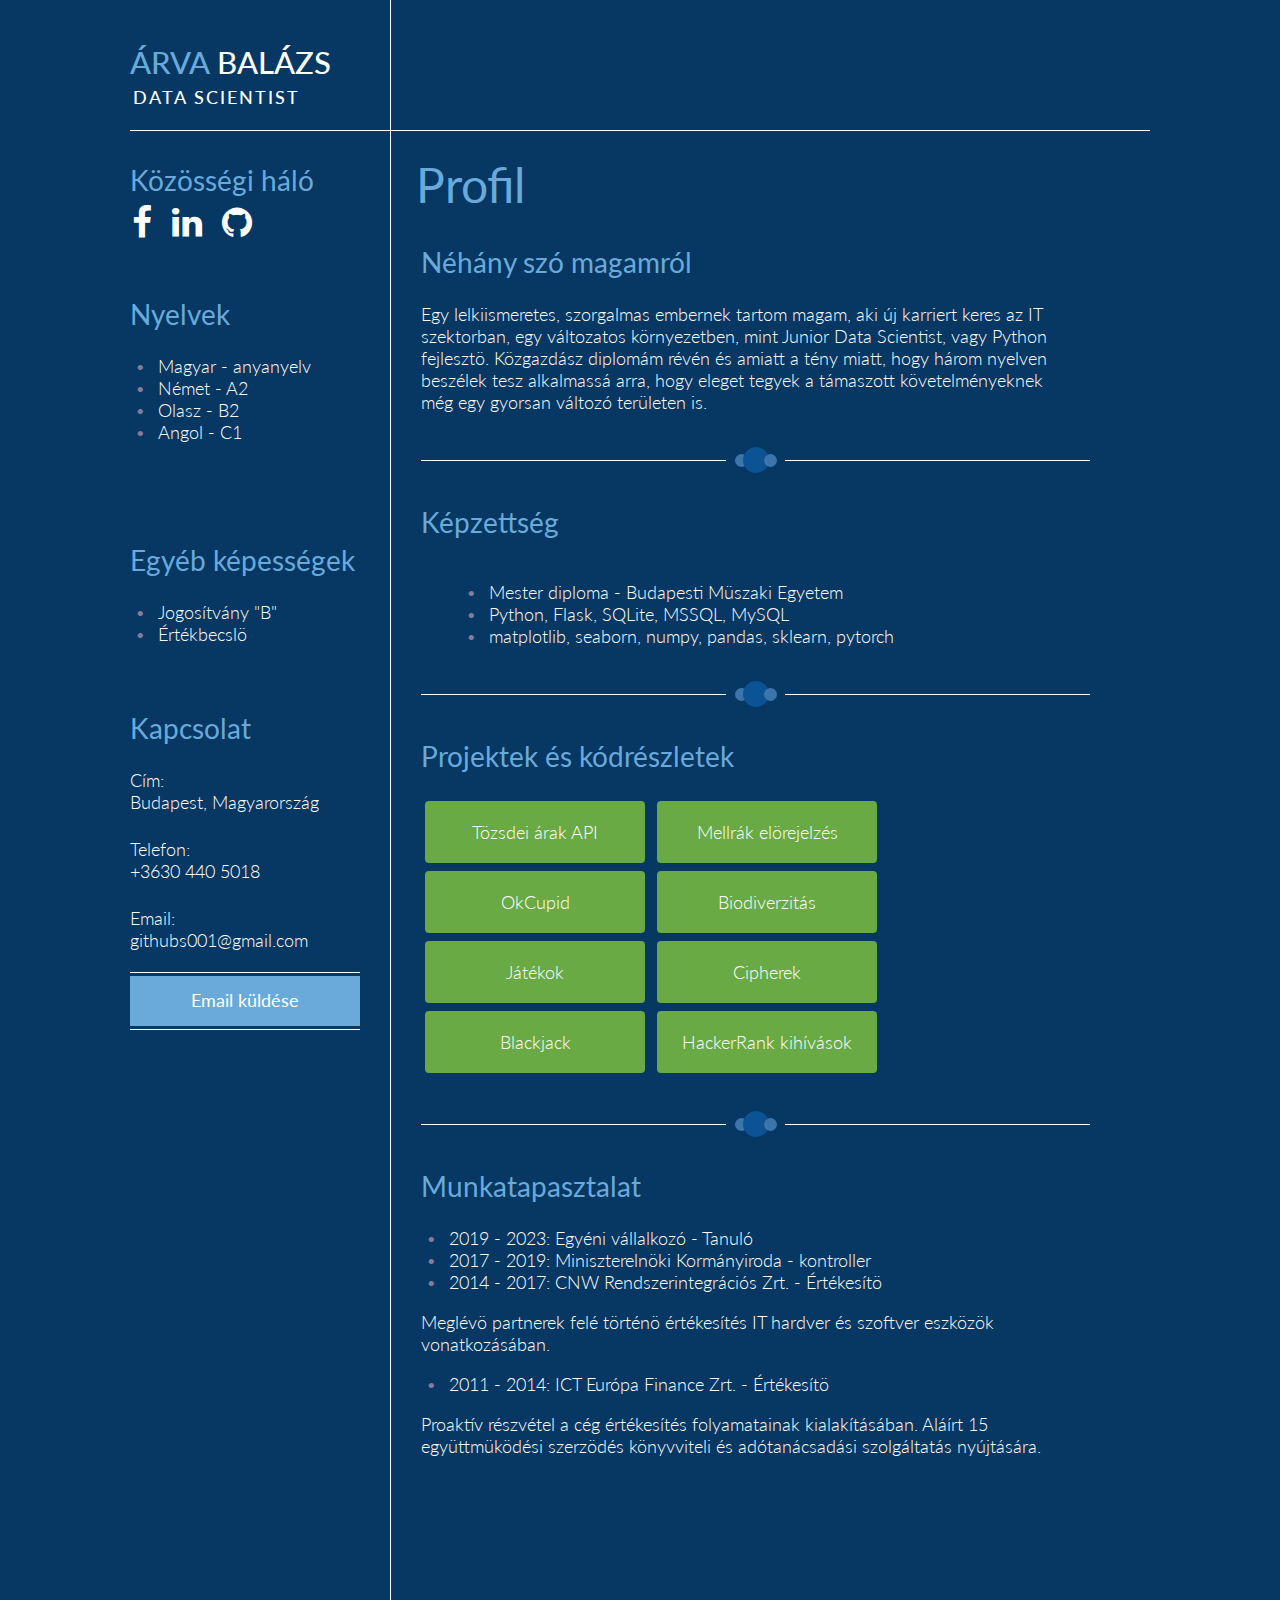
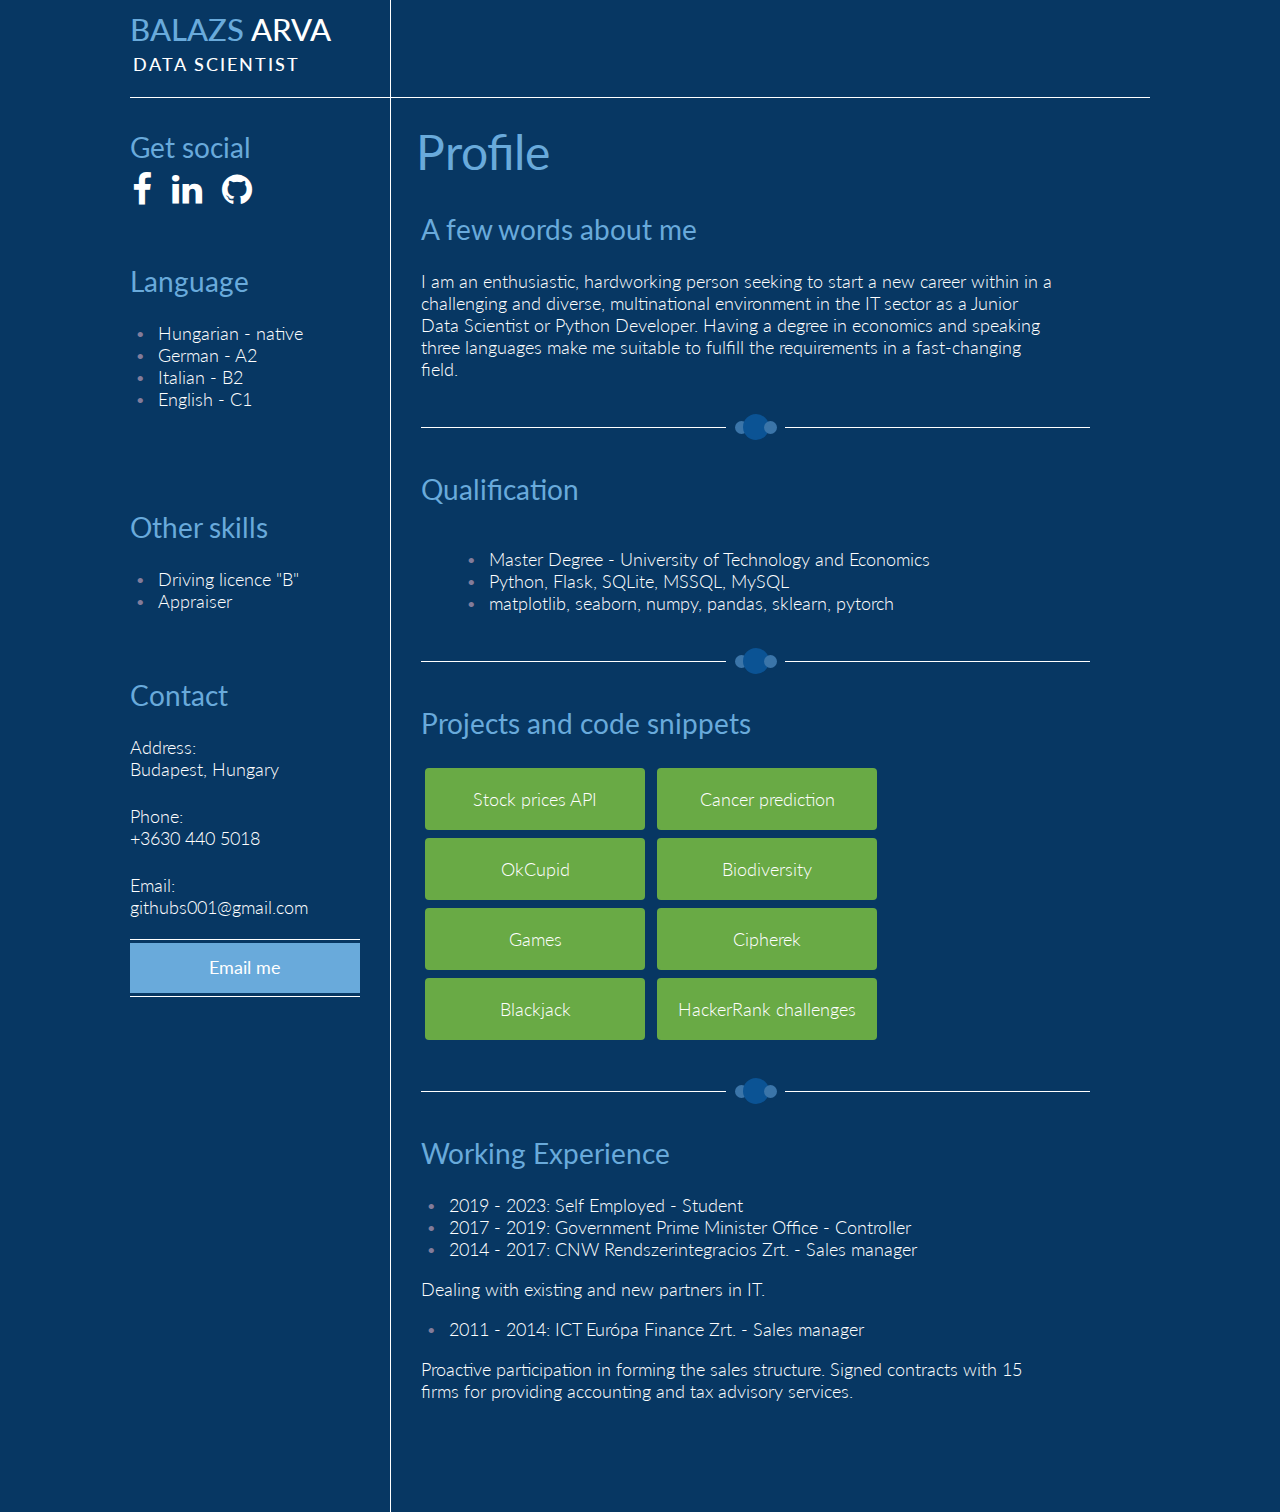
<file: index.html>
<!DOCTYPE html>
<html> 
<head>
	<title></title>
	<meta name="viewport" content="width=device-width, initial-scale=1.0">
	<link rel="stylesheet" type="text/css" href="stylesheet.css">
	<link href="https://fonts.googleapis.com/css?family=Lato:300,300italic,400,400italic" rel="stylesheet">
  <link rel="stylesheet" href="https://cdnjs.cloudflare.com/ajax/libs/font-awesome/4.7.0/css/font-awesome.min.css">

</head>
<body>
<!-- MAIN CONTAINER -->
		<div id="main_container">
      <!-- HEADER -->
      <div id="header">
        <!-- LOGOTYPE/NAME -->
        <div class="header_logotype_container">
          <h1 class="logotype_name">Árva <span class="purple">Balázs</span></h1>
          <h2 class="logotype_occupation">Data Scientist</h2>
        </div>
        <!-- MAIN MENU -->
        <div class="header_menu_container">
          
          <div class="clear"></div>
          <ul class="header_menu horizontal_list">
          </ul>
        </div>
      </div>
      <!-- LEFT COL -->
      <div id="left_col">
        <div class="get_social_content">
          <h2>Közösségi háló</h2>
          <ul class="social_icons horizontal_list">
            <li><a href="https://www.facebook.com/balazsarva/" class="fa fa-facebook"></a></li>
            <li><a href="https://www.linkedin.com/in/balazs-arva-61351248/" class="fa fa-linkedin"></a></li>
            <li><a href="https://github.com/LiZoMark841619" class="fa fa-github"></a></li>
          </ul>
          <ul></ul>
        </div>
        <div class="hello_content">
          <h2><br><br>Nyelvek</h2>
          <ul>
            <li>Magyar - anyanyelv</li>
            <li>Német - A2</li>
            <li>Olasz - B2</li>
            <li>Angol - C1</li>
          </ul>
        </div>
        <div class="hello_content">
          <h2><br><br>Egyéb képességek</h2>
          <ul>
            <li>Jogosítvány "B"</li>
            <li>Értékbecslö</li>
          </ul>
        </div>
        <div class="contact_details_content">
          <h2><br>Kapcsolat</h2>
          <p class="purple">Cím:</p>
          <p>Budapest, Magyarország</p>
          <p class="purple">Telefon:</p>
          <p>+3630 440 5018</p>
          <p class="purple">Email:</p>
          <p>githubs001@gmail.com</p>
        </div>
        <a href="mailto:githubs001@gmail.com" class="send_message_button">
          <span class="cut1"></span>
          <span class="cut2"></span>
          <span class="content">Email küldése<span class="fontawesome-double-angle-right"></span></span>
        </a>
      </div>

      <!-- PROFILE CONTENT -->
      <div id="content_container">				
        <div class="block">
          <h1>Profil</h1>
          <blockquote class="profile_quote">
            <p></p>
            <span class="entypo-quote"></span>
          </blockquote>
        </div>
        <div class="block">
          <h2>Néhány szó magamról</h2>
          <p>Egy lelkiismeretes, szorgalmas embernek tartom magam, aki új karriert keres az IT szektorban, egy változatos környezetben, mint Junior Data Scientist, vagy Python fejlesztö.
            Közgazdász diplomám révén és amiatt a tény miatt, hogy három nyelven beszélek tesz alkalmassá arra, hogy eleget tegyek a támaszott követelményeknek
            még egy gyorsan változó területen is.</p>				
        </div>
        <div class="horizontal_line">
          <div class="line_left"></div>
          <div class="left_circle"></div>
          <div class="central_circle"></div>
          <div class="right_circle"></div>
          <div class="line_right"></div>
        </div>
        <div class="block">
          <h2>Képzettség</h2>
          <div class="philosophy_content">
            <p></p><br>
            <ul>
              <li>Mester diploma - Budapesti Müszaki Egyetem</li>
              <li>Python, Flask, SQLite, MSSQL, MySQL</li>
              <li>matplotlib, seaborn, numpy, pandas, sklearn, pytorch</li>
            </ul>
            <div class="clear"></div>
          </div>
        </div>
        <div class="horizontal_line">
          <div class="line_left"></div>
          <div class="left_circle"></div>
          <div class="central_circle"></div>
          <div class="right_circle"></div>
          <div class="line_right"></div>
        </div>
        <div class="block">
          <h2>Projektek és kódrészletek</h2>
          <ul>
            <a href="https://github.com/LiZoMark841619/DMLab_New" button class="button" style="vertical-align:middle"><span>Tözsdei árak API </span></button></a>
            <a href="https://github.com/LiZoMark841619/Breast-cancer" button class="button" style="vertical-align:middle"><span>Mellrák elörejelzés </span></button></a>
            <a href="https://github.com/LiZoMark841619/OkCupid" button class="button" style="vertical-align:middle"><span>OkCupid </span></button></a>
            <a href="https://github.com/LiZoMark841619/Biodiversity_Project" button class="button" style="vertical-align:middle"><span>Biodiverzitás </span></button></a>
            <a href="https://github.com/LiZoMark841619/Game" button class="button" style="vertical-align:middle"><span>Játékok </span></button></a>
            <a href="https://github.com/LiZoMark841619/Ciphers" button class="button" style="vertical-align:middle"><span>Cipherek </span></button></a>
            <a href="https://github.com/LiZoMark841619/Blackjack/tree/main" button class="button" style="vertical-align:middle"><span>Blackjack </span></button></a>
            <a href="https://github.com/LiZoMark841619/HackerRank" button class="button" style="vertical-align:middle"><span>HackerRank kihívások </span></button></a>

          </ul>
        </div>
        <div class="horizontal_line">
          <div class="line_left"></div>
          <div class="left_circle"></div>
          <div class="central_circle"></div>
          <div class="right_circle"></div>
          <div class="line_right"></div>
        </div>
        <div class="last block">
          <h2>Munkatapasztalat</h2>
          <ul>
            <li>2019 - 2023: Egyéni vállalkozó - Tanuló</li>
            <li>2017 - 2019: Miniszterelnöki Kormányiroda - kontroller</li>
            <li>2014 - 2017: CNW Rendszerintegrációs Zrt. - Értékesítö</li>
            <p>Meglévö partnerek felé történö értékesítés IT hardver és szoftver eszközök vonatkozásában.</p>
            <li>2011 - 2014: ICT Európa Finance Zrt. - Értékesítö</li>
            <p>Proaktív részvétel a cég értékesítés folyamatainak kialakításában. Aláírt 15 együttmüködési szerzödés
              könyvviteli és adótanácsadási szolgáltatás nyújtására.</p>
          </ul>			
        </div>
      </div>
      <div class="clear"></div>
      <!-- FOOTER -->

		</div>
  </body>
  </html>
  <!DOCTYPE html>
  <html> 
  <head>
    <title></title>
    <meta name="viewport" content="width=device-width, initial-scale=1.0">
    <link rel="stylesheet" type="text/css" href="stylesheet.css">
    <link href="https://fonts.googleapis.com/css?family=Lato:300,300italic,400,400italic" rel="stylesheet">
    <link rel="stylesheet" href="https://cdnjs.cloudflare.com/ajax/libs/font-awesome/4.7.0/css/font-awesome.min.css">
  
  </head>
  <body>
  <!-- MAIN CONTAINER -->
      <div id="main_container">
        <!-- HEADER -->
        <div id="header">
          <!-- LOGOTYPE/NAME -->
          <div class="header_logotype_container">
            <h1 class="logotype_name">Balazs <span class="purple">Arva</span></h1>
            <h2 class="logotype_occupation">Data Scientist</h2>
          </div>
          <!-- MAIN MENU -->
          <div class="header_menu_container">
            
            <div class="clear"></div>
            <ul class="header_menu horizontal_list">
            </ul>
          </div>
        </div>
        <!-- LEFT COL -->
        <div id="left_col">
          <div class="get_social_content">
            <h2>Get social</h2>
            <ul class="social_icons horizontal_list">
              <li><a href="https://www.facebook.com/balazsarva/" class="fa fa-facebook"></a></li>
              <li><a href="https://www.linkedin.com/in/balazs-arva-61351248/" class="fa fa-linkedin"></a></li>
              <li><a href="https://github.com/LiZoMark841619" class="fa fa-github"></a></li>
            </ul>
            <ul></ul>
          </div>
          <div class="hello_content">
            <h2><br><br>Language</h2>
            <ul>
              <li>Hungarian - native</li>
              <li>German - A2</li>
              <li>Italian - B2</li>
              <li>English - C1</li>
            </ul>
          </div>
          <div class="hello_content">
            <h2><br><br>Other skills</h2>
            <ul>
              <li>Driving licence "B"</li>
              <li>Appraiser</li>
            </ul>
          </div>
          <div class="contact_details_content">
            <h2><br>Contact</h2>
            <p class="purple">Address:</p>
            <p>Budapest, Hungary</p>
            <p class="purple">Phone:</p>
            <p>+3630 440 5018</p>
            <p class="purple">Email:</p>
            <p>githubs001@gmail.com</p>
          </div>
          <a href="mailto:githubs001@gmail.com" class="send_message_button">
            <span class="cut1"></span>
            <span class="cut2"></span>
            <span class="content">Email me<span class="fontawesome-double-angle-right"></span></span>
          </a>
        </div>
  
        <!-- PROFILE CONTENT -->
        <div id="content_container">				
          <div class="block">
            <h1>Profile</h1>
            <blockquote class="profile_quote">
              <p></p>
              <span class="entypo-quote"></span>
            </blockquote>
          </div>
          <div class="block">
            <h2>A few words about me</h2>
            <p>I am an enthusiastic, hardworking person seeking to start a new career within in a challenging and diverse,
              multinational environment in the IT sector as a Junior Data Scientist or Python Developer. Having a degree in economics and speaking three languages make me suitable to
              fulfill the requirements in a fast-changing field.</p>				
          </div>
          <div class="horizontal_line">
            <div class="line_left"></div>
            <div class="left_circle"></div>
            <div class="central_circle"></div>
            <div class="right_circle"></div>
            <div class="line_right"></div>
          </div>
          <div class="block">
            <h2>Qualification</h2>
            
            <div class="philosophy_content">
              <p></p><br>
              <ul>
                <li>Master Degree - University of Technology and Economics</li>
                <li>Python, Flask, SQLite, MSSQL, MySQL</li>
                <li>matplotlib, seaborn, numpy, pandas, sklearn, pytorch</li>
              </ul>
              <div class="clear"></div>
            </div>
          </div>
          <div class="horizontal_line">
            <div class="line_left"></div>
            <div class="left_circle"></div>
            <div class="central_circle"></div>
            <div class="right_circle"></div>
            <div class="line_right"></div>
          </div>
          <div class="block">
            <h2>Projects and code snippets</h2>
            <ul> 
              <a href="https://github.com/LiZoMark841619/DMLab_New" button class="button" style="vertical-align:middle"><span>Stock prices API </span></button></a>
              <a href="https://github.com/LiZoMark841619/Breast-cancer" button class="button" style="vertical-align:middle"><span>Cancer prediction </span></button></a>
              <a href="https://github.com/LiZoMark841619/OkCupid" button class="button" style="vertical-align:middle"><span>OkCupid </span></button></a>
              <a href="https://github.com/LiZoMark841619/Biodiversity_Project" button class="button" style="vertical-align:middle"><span>Biodiversity </span></button></a>
              <a href="https://github.com/LiZoMark841619/Game" button class="button" style="vertical-align:middle"><span>Games </span></button></a>
              <a href="https://github.com/LiZoMark841619/Ciphers" button class="button" style="vertical-align:middle"><span>Cipherek </span></button></a>
              <a href="https://github.com/LiZoMark841619/Blackjack/tree/main" button class="button" style="vertical-align:middle"><span>Blackjack </span></button></a>
              <a href="https://github.com/LiZoMark841619/HackerRank" button class="button" style="vertical-align:middle"><span>HackerRank challenges </span></button></a>
            </ul>
          </div>
          <div class="horizontal_line">
            <div class="line_left"></div>
            <div class="left_circle"></div>
            <div class="central_circle"></div>
            <div class="right_circle"></div>
            <div class="line_right"></div>
          </div>
          <div class="last block">
            <h2>Working Experience</h2>
            <ul>
              <li>2019 - 2023: Self Employed - Student</li>
              <li>2017 - 2019: Government Prime Minister Office - Controller</li>
              <li>2014 - 2017: CNW Rendszerintegracios Zrt. - Sales manager</li>
              <p>Dealing with existing and new partners in IT.</p>
              <li>2011 - 2014: ICT Európa Finance Zrt. - Sales manager</li>
              <p>Proactive participation in forming the sales structure. Signed contracts with
                  15 firms for providing accounting and tax advisory services.</p>
            </ul>			
          </div>
        </div>
        <div class="clear"></div>
        <!-- FOOTER -->
      </div>
    </body>
    </html>
</file>
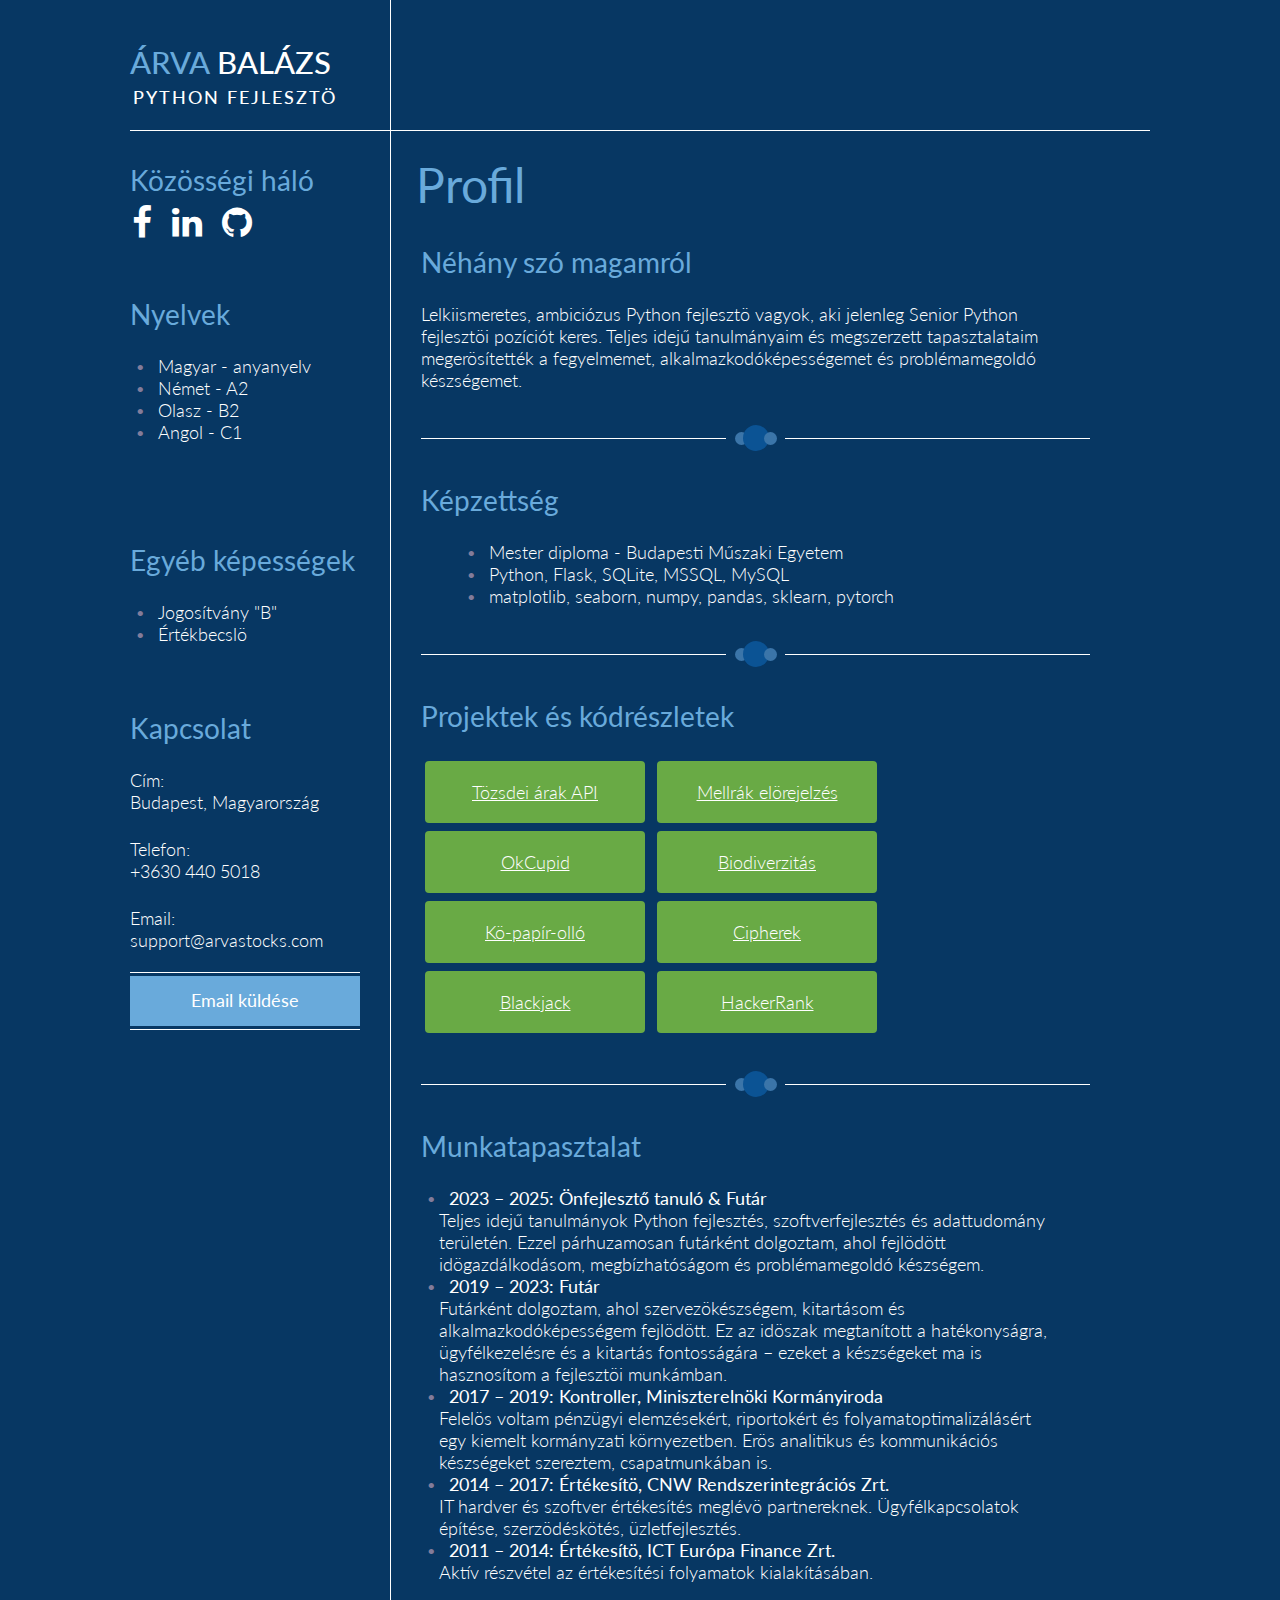
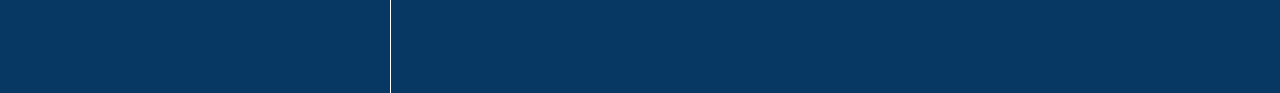
<file: hungarian.html>
<!DOCTYPE html>
<html lang="hu">
<head>
  <meta charset="UTF-8">
  <title>Árva Balázs - Python fejlesztö CV</title>
  <meta name="viewport" content="width=device-width, initial-scale=1.0">
  <link rel="stylesheet" type="text/css" href="stylesheet.css">
  <link href="https://fonts.googleapis.com/css?family=Lato:300,300italic,400,400italic" rel="stylesheet">
  <link rel="stylesheet" href="https://cdnjs.cloudflare.com/ajax/libs/font-awesome/4.7.0/css/font-awesome.min.css">
</head>
<body>
  <div id="main_container">
    <!-- HEADER -->
    <div id="header">
      <div class="header_logotype_container">
        <h1 class="logotype_name">Árva <span class="purple">Balázs</span></h1>
        <h2 class="logotype_occupation">Python fejlesztö</h2>
      </div>
      <div class="header_menu_container">
        <div class="clear"></div>
        <ul class="header_menu horizontal_list"></ul>
      </div>
    </div>
    <!-- LEFT COL -->
    <div id="left_col">
      <div class="get_social_content">
        <h2>Közösségi háló</h2>
        <ul class="social_icons horizontal_list">
          <li><a href="https://www.facebook.com/balazsarva/" class="fa fa-facebook" title="Facebook"><span class="sr-only">Facebook</span></a></li>
          <li><a href="https://www.linkedin.com/in/balazs-arva-61351248/" class="fa fa-linkedin" title="LinkedIn"><span class="sr-only">LinkedIn</span></a></li>
          <li><a href="https://github.com/LiZoMark841619" class="fa fa-github" title="GitHub"><span class="sr-only">GitHub</span></a></li>
        </ul>
      </div>
      <div class="hello_content">
        <h2><br><br>Nyelvek</h2>
        <ul>
          <li>Magyar - anyanyelv</li>
          <li>Német - A2</li>
          <li>Olasz - B2</li>
          <li>Angol - C1</li>
        </ul>
      </div>
      <div class="hello_content">
        <h2><br><br>Egyéb képességek</h2>
        <ul>
          <li>Jogosítvány "B"</li>
          <li>Értékbecslö</li>
        </ul>
      </div>
      <div class="contact_details_content">
        <h2><br>Kapcsolat</h2>
        <p class="purple">Cím:</p>
        <p>Budapest, Magyarország</p>
        <p class="purple">Telefon:</p>
        <p>+3630 440 5018</p>
        <p class="purple">Email:</p>
        <p>support@arvastocks.com</p>
      </div>
      <a href="mailto:support@arvastocks.com" class="send_message_button">
        <span class="cut1"></span>
        <span class="cut2"></span>
        <span class="content">Email küldése<span class="fontawesome-double-angle-right"></span></span>
      </a>
    </div>
    <!-- PROFILE CONTENT -->
    <div id="content_container">
      <div class="block">
        <h1>Profil</h1>
        <blockquote class="profile_quote">
          <p></p>
          <span class="entypo-quote"></span>
        </blockquote>
      </div>
      <div class="block">
        <h2>Néhány szó magamról</h2>
        <p>
          Lelkiismeretes, ambiciózus Python fejlesztö vagyok, aki jelenleg Senior Python fejlesztöi pozíciót keres. Teljes idejű tanulmányaim és  megszerzett tapasztalataim megerösítették a fegyelmemet, alkalmazkodóképességemet és problémamegoldó készségemet.
        </p>
      </div>
      <div class="horizontal_line">
        <div class="line_left"></div>
        <div class="left_circle"></div>
        <div class="central_circle"></div>
        <div class="right_circle"></div>
        <div class="line_right"></div>
      </div>
      <div class="block">
        <h2>Képzettség</h2>
        <div class="philosophy_content">
          <ul>
            <li>Mester diploma - Budapesti Műszaki Egyetem</li>
            <li>Python, Flask, SQLite, MSSQL, MySQL</li>
            <li>matplotlib, seaborn, numpy, pandas, sklearn, pytorch</li>
          </ul>
          <div class="clear"></div>
        </div>
      </div>
      <div class="horizontal_line">
        <div class="line_left"></div>
        <div class="left_circle"></div>
        <div class="central_circle"></div>
        <div class="right_circle"></div>
        <div class="line_right"></div>
      </div>
      <div class="block">
        <h2>Projektek és kódrészletek</h2>
        <div class="projects-grid">
          <a href="https://www.arvastocks.com" class="button">Tözsdei árak API</a>
          <a href="https://github.com/LiZoMark841619/Breast-cancer" class="button">Mellrák elörejelzés</a>
          <a href="https://github.com/LiZoMark841619/OkCupid" class="button">OkCupid</a>
          <a href="https://github.com/LiZoMark841619/Biodiversity_Project" class="button">Biodiverzitás</a>
          <a href="https://rockpapers.online/" class="button">Kö-papír-olló</a>
          <a href="https://github.com/LiZoMark841619/Ciphers" class="button">Cipherek</a>
          <a href="https://github.com/LiZoMark841619/Blackjack/tree/main" class="button">Blackjack</a>
          <a href="https://github.com/LiZoMark841619/HackerRank" class="button">HackerRank</a>
        </div>
      </div>
      <div class="horizontal_line">
        <div class="line_left"></div>
        <div class="left_circle"></div>
        <div class="central_circle"></div>
        <div class="right_circle"></div>
        <div class="line_right"></div>
      </div>
      <div class="last block">
        <h2>Munkatapasztalat</h2>
        <ul>
          <li>
            <strong>2023 – 2025: Önfejlesztő tanuló & Futár</strong><br>
            Teljes idejű tanulmányok Python fejlesztés, szoftverfejlesztés és adattudomány területén. Ezzel párhuzamosan futárként dolgoztam, ahol fejlödött idögazdálkodásom, megbízhatóságom és problémamegoldó készségem.
          </li>
          <li>
            <strong>2019 – 2023: Futár</strong><br>
            Futárként dolgoztam, ahol szervezökészségem, kitartásom és alkalmazkodóképességem fejlödött. Ez az idöszak megtanított a hatékonyságra, ügyfélkezelésre és a kitartás fontosságára – ezeket a készségeket ma is hasznosítom a fejlesztöi munkámban.
          </li>
          <li>
            <strong>2017 – 2019: Kontroller, Miniszterelnöki Kormányiroda</strong><br>
            Felelös voltam pénzügyi elemzésekért, riportokért és folyamatoptimalizálásért egy kiemelt kormányzati környezetben. Erös analitikus és kommunikációs készségeket szereztem, csapatmunkában is.
          </li>
          <li>
            <strong>2014 – 2017: Értékesítö, CNW Rendszerintegrációs Zrt.</strong><br>
            IT hardver és szoftver értékesítés meglévö partnereknek. Ügyfélkapcsolatok építése, szerzödéskötés, üzletfejlesztés.
          </li>
          <li>
            <strong>2011 – 2014: Értékesítö, ICT Európa Finance Zrt.</strong><br>
            Aktív részvétel az értékesítési folyamatok kialakításában.
          </li>
        </ul>
      </div>
    </div>
    <div class="clear"></div>
  </div>
</file>
<file: stylesheet.css>
@import url(https://weloveiconfonts.com/api/?family=entypo|fontawesome);
/* entypo */
[class*="entypo-"]:before {
  font-family: 'entypo', sans-serif;
}
/* fontawesome */
[class*="fontawesome-"]:before {
  font-family: 'FontAwesome', sans-serif;
}

/* Utils */

.clear {
	clear: both;
}
.purple {
	/*color: #837c9a;*/
	color: #fff;
}

.block {
	margin: 25px 30px;
}
	.block h1 {
		margin-left: -5px;
		font-weight: 200;
	}

.last.block {
	margin-bottom: 110px;
}

.horizontal_list {
	margin: 0;
	padding: 0;
	list-style-type: none;
}
	.horizontal_list li {
		float: left;
	}
	.horizontal_list li:before {
		content: none;
	}
	.horizontal_list li { 
		padding-left: 0; 
		text-indent: 0;
	}

.horizontal_line{
	margin: 34px 0 0 30px;
	height: 26px;
	position: relative;	
}
	.line_left,
	.line_right{
		border-top: 1px solid #fff;
		width: 305px;
		margin-top: 13px;
	}
	.line_left{
		float: left;
	}
	.line_right {
		float: right;
	}
	.left_circle, 
	.central_circle, 
	.right_circle {
		background: #002d2b;
		background: #19a59e;
		position: absolute;
		border-radius: 50px;
	}
	.left_circle, 
	.right_circle {
		width: 13px;
		height: 13px;
		top: 7px;
	}
	.left_circle{
		left: 314px;
	}
	.central_circle{
		width: 26px;
		height: 26px;		
		top: 0px;
		left: 322px;
	}
	.right_circle{
		left: 343px;
	}
	
/* Main tags */

body {
	background-color: #073763;
	margin: 0;
}

h1,h2,h3, h4 {
	font-family: 'Lato', Helvetica, sans-serif;
	color: #69aadb;
}
	h1 {
		font-size: 48px;
		font-weight: 500;
		margin: 20px 0;
	}
	h2 {
		font-size: 28px;
		font-weight: 400;
		margin: 32px 0 24px;
	}
	h3 {
		font-size: 24px;
		font-weight: 300;
	}
	h4 {
		font-size: 18px;
		font-weight: 400;
	}
	.block h1 {
		margin-left: -5px;
		font-weight: 400;
	}

blockquote {
	font-style: italic;
	margin: 25px 0;
	padding-left: 20px;
	border-left: 2px solid #9fc5e8;
}
	
blockquote, p , a, li {
	font-family: 'Lato', Helvetica, sans-serif;
	font-weight: 300;
	font-size: 18px;
	color: #fff;
	text-align:left;
}

a:focus { 
    outline: none;
}

ul {
    list-style: none;
    padding:0;
    margin:0;
}
	li { 
		padding-left: 1em; 
		text-indent: -.7em;
	}
	li:before {
		content: "• ";
		color: #837c9a;
		font-size: 18px;
		padding-right: 8px;
	}

/* Containers size */

#main_container {
	width: 1020px;
	margin: 0 auto;
}
	#header {
		height: 130px;
		border-bottom: 1px solid #fff;
	}
		.header_logotype_container {
			width: 260px;
			height: 130px;
			border-right: 1px solid #fff;
			float: left;
		}
		.header_menu_container {
			height: 130px;
			width: 699px;
			float: left;
		}
			.header_menu_container a {
				font-family: 'Lato', Helvetica, sans-serif;
			}
	#left_col {
		width: 260px;
		float: left;
	}
	#content_container {
		width: 699px;
		border-left: 1px solid #fff;
		float: left;
	}
	#footer {
		width: 960px;
		height: 60px;
		border-top: 1px solid #fff;
		display: inline-block;
	}

/* HEADER */

.logotype_name{
	text-transform: uppercase;
	font-size: 31px;
	margin: 43px 0 0;
}
.logotype_occupation{
	text-transform: uppercase;
    margin-top: 5px;
    color: #fff;
    font-size: 18px;
    font-weight: 500;
    letter-spacing: 2px;
    padding-left: 3px;
}


.download_print_buttons {
	width: 225px;
	height: 45px;
	float: right;
}
	.download_print_buttons a {
		text-decoration: none;
		font-size: 13px;
		font-family: 'Lato', Helvetica, sans-serif;
		font-style: italic;
		line-height: 45px;
		padding: 16px 17px;
		background: #a3a6ad;
	}
		.download_print_buttons a:hover {
			background: #556876;
		}
		.download_print_buttons .icon {
			color: #02070a;
			padding-right: 6px;
			font-style: normal;
			font-size: 19px;
		}
		.icon-angle-double-right {
			position: relative;
			top: 2px;
		}
			.download_print_buttons a:hover .icon {
				color: #e4e3e8;
			}
			
.header_menu {
	width: 699px;
	margin-top: 40px;
	margin-left: 5px;
}
	.header_menu a{
		text-decoration: none;
		padding: 0 20px;
		border-left: 1px solid #e4e3e8;
		font-size: 18px;
		font-weight: 400;
	}
	.header_menu a.no_border{
		border-left: none;
	}
		.header_menu a:hover {
			color: #837c9a;
		}
		
/* LEFT NAV */

#left_nav h2 {
	margin: 0;
	font-size: 24px;
}

.profile_frame{
	width: 210px;
	height: 240px;
	border: 0px solid #fff;
	margin-top: 10px;
}
	.profile_picture{
		width: 210px;
		height: 240px;
		margin:0px;
		background: url(https://media.licdn.com/dms/image/D4D03AQEuPuyrfqLZYw/profile-displayphoto-shrink_800_800/0/1684922930330?e=1690416000&v=beta&t=04UCicyEYb0M-MEnmEsDdheS21rmKOZil-ByNmb0KG8) 100% /210px no-repeat;
	}

.hello_content,
.contact_details_content {
	margin-top: 25px;
}

.hello_content{
	width: 230px;
}
.contact_details_content h2 + p.purple{
	margin-top: 10px;
}
.contact_details_content p{
	margin: 0;
}
.contact_details_content p.purple{
	margin-top: 25px;
}

.send_message_button,
.special_button {
	margin-top: 25px;
	display: block;
	background: #69aadb;
	width: 230px;
	height: 50px;
	position: relative;
	z-index: 1;
}
	.cut1:after {
		content: "";
		position: absolute;
		bottom: -19px;
		left: -20px;
		width: 30px;
		height: 30px;
		z-index: 9;
		background: url(https://www.toptal.com/designers/subtlepatterns/patterns/dark_wall.png) repeat;
    transform: rotate(45deg);
	}
	.cut2:before {
	    content: "";
	    position: absolute;
	    top: -19px;
	    right: -20px;
	    width: 30px;
	    height: 30px;
	    z-index: 9;
	    background: url(https://www.toptal.com/designers/subtlepatterns/patterns/dark_wall.png) repeat;
      transform: rotate(45deg);
	}
	.content {
	    text-align: center;		
	    color: #fff;
	    width: 100%;
	    height: 40px;
	    position: absolute;
	    z-index: 2;
	    font: 18px 'Lato', Arial, sans-serif;
	    margin: 0;
	    padding: 16px 0 0;
        top: -4px;
        bottom: 10px;
	    border-top: 1px solid #fff;
	    border-bottom: 1px solid #fff;
	}
	.send_message_button:hover,
	.special_button:hover {
		background: #69aa45;
	}

.get_social_content {
	margin-top: 15px;
}
  .get_social_content h2{
    margin-bottom: 8px;
  }
	.social_icons {
		margin-left: -8px;
	}
	.social_icons a {
		font-size: 35px;
		font-weight: lighter;
		text-decoration: none;
		color: #fff;
		padding: 0;
		padding: 0 10px;
	}
		.social_icons a span.invisible {
			display:none;
		}
		.social_icons .fa-facebook:hover{
			background: #3b5998;
			color: #dfe3ee;
			border-top-right-radius: 10px;
			border-bottom-left-radius: 10px;
		}
		.social_icons .fa-linkedin:hover{
			background: #00B0ED;
			color: #fff;
			border-top-left-radius: 10px;
			border-bottom-right-radius: 10px;
		}
		.social_icons .fa-github:hover{
			background: #007bb6;
			color: #fff;
			border-top-right-radius: 10px;
			border-bottom-left-radius: 10px;
		}
		.social_icons .fa-hackerrank:hover{
			background: #007bb6;
			color: #fff;
			border-top-right-radius: 10px;
			border-bottom-left-radius: 10px;
		}

.footer_name {
	font-style: italic;
	margin-top: 20px;
}

/* Profile Content */

.profile_quote {
	position: relative;
	/* margin-left: 5px; */
}
	.profile_quote p {
		font-size: 18px;
		width: 455px;
	}
	.profile_quote  .entypo-quote {
		color: #3d3a41;
		font-size: 80px;
    font-style: normal;
		position: absolute;
		top: -20px;
		right: 70px;
		cursor: default;
	}

.philosophy_content {
	margin-top: 20px;
}
	.philosophy_content p {
		margin: 0;
		width: 370px;
		float: left;
	}
	.philosophy_content ul {
		float: left;
		padding-left: 40px;
	}

	/*elvalaszto elem*/
	.left_circle {
		background: rgb(69,68,73);
		background: #3b75a9;
		position: absolute;
		border-radius: 50px;
	}
	.central_circle {
		background: rgb(69,68,73);
		background: #0b5394;
		position: absolute;
		border-radius: 50px;
	}
	.right_circle {
		background: rgb(69,68,73);
		background: #3b75a9;
		position: absolute;
		border-radius: 50px;
	}

	.button {
		display: inline-block;
		border-radius: 4px;
		background-color: #69aa45;
		border: none;
		color: #FFFFFF;
		text-align: center;
		font-size: 18;
		padding: 20px;
		width: 180px;
		transition: all 0.5s;
		cursor: pointer;
		margin: 4px;
	  }
	  
	  .button span {
		cursor: pointer;
		display: inline-block;
		position: relative;
		transition: 0.5s;
	  }
	  
	  .button span:after {
		content: '\00bb';
		position: absolute;
		opacity: 0;
		top: 0;
		right: -20px;
		transition: 0.5s;
	  }
	  
	  .button:hover span {
		padding-right: 25px;
	  }
	  
	  .button:hover span:after {
		opacity: 1;
		right: 0;
	  }
</file>
